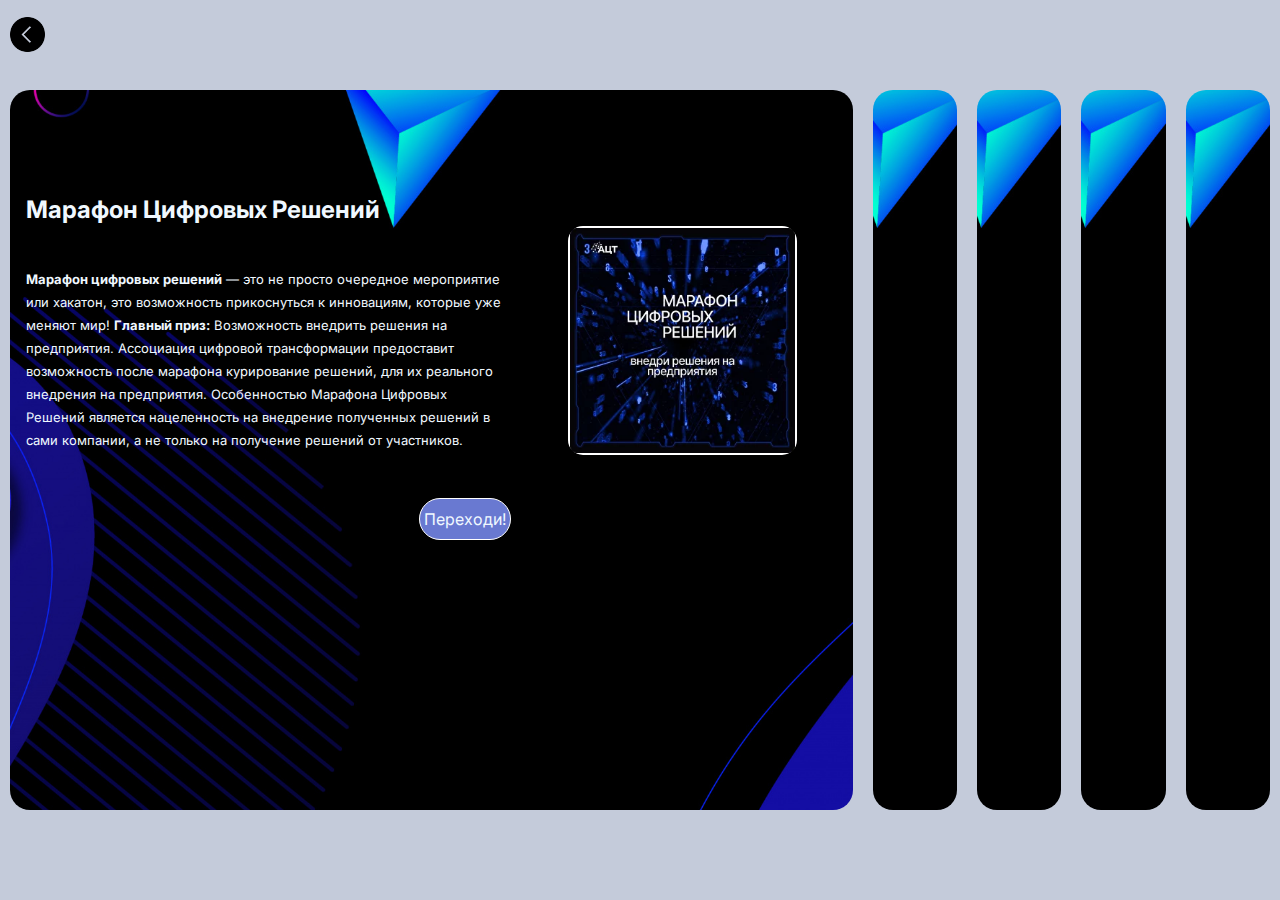
<file: index2.html>
<!DOCTYPE html>
<html lang="en">
<head>
    <meta charset="UTF-8">
    <meta name="viewport" content="width=device-width, initial-scale=1.0">
    <title>Конкурсы</title>
    <link rel="stylesheet" href="style/style2.css">
</head>
<body style="background-color: rgb(196, 203, 218);">
        <a href="index.html"><div><img src="img/254427.png" alt="" class="arrow"></div></a>
    <div class="main">
        <div class="slide arc" style="background-image: url(img/фон1.jpg);">
            <div class="tx">
                <div class="content">
                    <h2>Марафон Цифровых Решений</h2>
                    <p><b>Марафон цифровых решений</b> — это не просто очередное мероприятие или хакатон, это возможность прикоснуться к инновациям, которые уже меняют мир!
                    <b>Главный приз:</b>
                    Возможность внедрить решения на предприятия. Ассоциация цифровой трансформации предоставит возможность после марафона курирование решений, для их реального внедрения на предприятия.
    
                    Особенностью Марафона Цифровых Решений является нацеленность на внедрение полученных решений в сами компании, а не только на получение решений от участников.
                    </p>
                </div>
                <a href="https://www.xn--80aa3anexr8c.xn--p1acf/tpost/3356m0e9s1-marafon-tsifrovih-reshenii"><div class="button">Переходи!</div> </a>  
                <div class="picture">
                    <img src="img/картинка1.png" alt="" class="imgblock1"> 
                </div>
            </div>
        </div>
        <div class="slide" style="background-image: url(img/фон1.jpg);">
            <div class="tx">
                <div class="content">
                    <h2>Data Fusion 2025</h2>
                    <p>Присоединяйтесь к пятой международной конференции по анализу данных и искусственному интеллекту —<b>Data Fusion 2025!</b> 
                    <b>О мероприятии:</b>
                    16-17 апреля в Москве состоится 5-я международная конференция по анализу данных и искусственному интеллекту — Data Fusion 2025. На площадке конференции ежегодно собираются ключевые эксперты в сфере, чтобы обсудить главные тренды и перспективы технологий AI.
                    <b>Тема:</b>
                    Масштабное событие в сфере AI и Big Data – Data Fusion 2025
                    </p> 
                <a href="https://www.xn--80aa3anexr8c.xn--p1acf/tpost/bh86p15ac1-data-fusion-2025>"> <div class="button">Переходи!</div> </a> 
                </div>
                <div class="picture">
                    <img src="img/картинка2.png" alt="" class="imgblock1">
                </div>
            </div>
        </div>
        <div class="slide" style="background-image: url(img/фон1.jpg);">
            <div class="tx">
                <div class="content">
                    <h2>Международная ИТ-олимпиада</h2>
                <p>Нижегородская область и Республика Куба открывают регистрацию на международную <b>ИТ-олимпиаду</b> по кибербезопасности для школьников
                Олимпиада включает в себя сферы информационных технологий, кибербезопасности и искусственного интеллекта в формате Capture The Flag (CTF)
                <b>CTF</b> — это соревнования на основе практических задач и путь к успеху в мире информационной безопасности!
                <b>Твоя задача</b> - взломать защиту соперника и заработать определенное количество «флагов»
                Вступай в гонку с лучшими, прокачивай свои IT навыки, изучай криптографию и становись мастером кибербезопасности!
                </p>   
                <a href=https://www.xn--80aa3anexr8c.xn--p1acf/tpost/ad1g892lu1-mezhdunarodnaya-it-olimpiada> <div class="button">Переходи!</div> </a> 
                </div>
                <div class="picture">
                    <img src="img/картинка3.png" alt="" class="imgblock1">  
                </div>
            </div>
        </div>
        <div class="slide" style="background-image: url(img/фон1.jpg);">
            <div class="tx">
                <div class="content">
                    <h2>Квантовый код</h2>
                <p>Приглашаем педагогов принять участие во Всероссийском конкурсе по разработке 3D/VR-уроков по химии <b>«Квантовый код»</b>.
                    Участникам предстоит создать виртуальный урок по химии на основе готовых объектов и сцен нового пакета <b>«Химия»</b> из маркетплейса Varwin. 
                    Вы сможете пользоваться готовыми примерами уже разработанных уроков и консультационной поддержкой экспертов Varwin. Лучшие проекты станут неотъемлемой частью продукта с указанием имени автора.
                    Докажите свой талант и станьте создателем чего-то по-настоящему нового и удивительного!</p>  
                    
                <a href=https://www.xn--80aa3anexr8c.xn--p1acf/tpost/uz6ac19pv1-kvantovii-kod> <div class="button">Переходи!</div> </a> 
                </div>
                <div class="picture">
                    <img src="img/картинка4.png" alt="" class="imgblock1"> 
                </div>
            </div>
        </div>
        <div class="slide" style="background-image: url(img/фон1.jpg);">
            <div class="tx">
                <div class="content">
                    <h2>БЕЗУМhack</h2>
                <p><b>БЕЗУМhack</b> – это первый хакатон, где выигрывает не лучший проект, а самый нестандартный и хаотичный! Участникам предстоит создать проекты, которые будут максимально нелогичными и странными, но при этом работоспособными и соответствующими поставленными самими участниками бизнес-целям
                Готовы бросить вызов идеальному коду? Присоединяйтесь!
                <b>Задача:</b>
                Не просто реализовать плохой код. Вы должны сначала придумать абсурдную, нелепую, но формально "логичную" бизнес-цель, а затем разработать под неё максимально неэффективное, нелепое, уязвимое и ужасно реализованное решение.
                </p>  
                <a href=https://www.xn--80aa3anexr8c.xn--p1acf/tpost/xjobdp6j21-bezumhack> <div class="button">Переходи!</div> </a>
                </div>
                <div class="picture">
                    <img src="img/картинка5.png" alt="" class="imgblock1">  
                </div>
            </div>
        </div>
    </div>
</body>
<script src="indexx.js"></script>
</html>
</file>
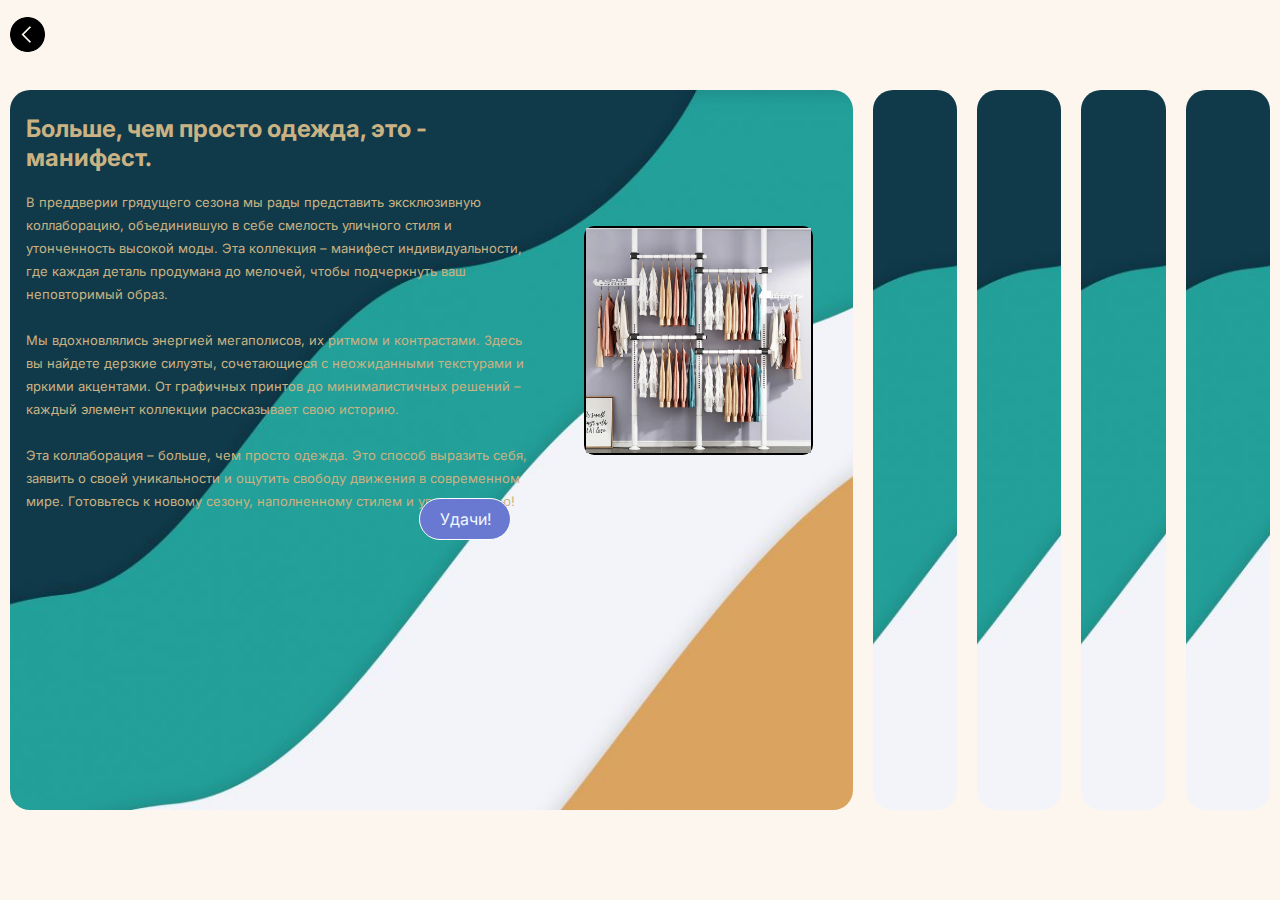
<file: index3.html>
<!DOCTYPE html>
<html lang="en">
<head>
    <meta charset="UTF-8">
    <meta name="viewport" content="width=device-width, initial-scale=1.0">
    <title>Коллаборации</title>
    <link rel="stylesheet" href="style/style2.css">
</head>
<body style="background-color: rgb(252, 246, 238);">
    <a href="index.html"><div><img src="img/254427.png" alt="" class="arrow"></div></a>
    <div class="main">
        <div class="slide arc" style="background-image:url(img/фон2.jpg); color: rgb(202, 178, 130);">
            <div class="tx">
                <div class="d1">
                    <h2>Больше, чем просто одежда, это - манифест.</h2>
                    <p>
                        В преддверии грядущего сезона мы рады представить эксклюзивную коллаборацию, объединившую в себе смелость уличного стиля и утонченность высокой моды. Эта коллекция – манифест индивидуальности, где каждая деталь продумана до мелочей, чтобы подчеркнуть ваш неповторимый образ. <br><br>
                        Мы вдохновлялись энергией мегаполисов, их ритмом и контрастами. Здесь вы найдете дерзкие силуэты, сочетающиеся с неожиданными текстурами и яркими акцентами. От графичных принтов до минималистичных решений – каждый элемент коллекции рассказывает свою историю. <br><br>
                        Эта коллаборация – больше, чем просто одежда. Это способ выразить себя, заявить о своей уникальности и ощутить свободу движения в современном мире. Готовьтесь к новому сезону, наполненному стилем и уверенностью!
                    </p>
                    <br><br><br>
                    <div class="button">Удачи!</div>
                </div>
                <div class="picture">
                    <img src="img/картинка6.webp" alt="" class="imgblock2">
                </div>
            </div>
        </div>
        <div class="slide" style="background-image:url(img/фон2.jpg); color: rgb(202, 178, 130);">
            <div class="tx">
                <div class="d1">
                    <h2>Комфорт и стиль объединяются</h2>
                    <p>
                        Встречайте эксклюзивную коллекцию, рожденную из смелого союза уличной моды и высокого искусства. Мы объединили усилия с известным художником, чтобы создать нечто совершенно новое – обувь, которая говорит сама за себя. Каждая пара – это холст, на котором разворачивается уникальная история, выраженная через яркие краски и смелые формы. <br><br>           
                        Мы ушли от привычных канонов, экспериментируя с материалами и текстурами. Ручная работа и внимание к деталям делают каждую пару особенной, превращая ее в настоящий объект желания. Эта коллаборация – манифест индивидуальности, приглашение выразить себя через обувь, которая становится продолжением вашей личности. <br><br>
                        Новая коллекция уже доступна. Не упустите возможность стать обладателем произведения искусства, которое вы сможете носить каждый день.
                    </p>
                    <br><br><br>
                    <div class="button">Удачи!</div> 
                </div>
                <div class="picture">
                    <img src="img/картинка7.jpg" alt="" class="imgblock2">
                </div> 
            </div>
        </div>
        <div class="slide" style="background-image:url(img/фон2.jpg); color: rgb(202, 178, 130);">
            <div class="tx">
                <div class="d1">
                    <h2>Разум в тандеме: Как искусственный интеллект расширяет возможности человека. </h2>
                    <p>
                        В эпоху цифровой трансформации, когда грани между человеком и машиной становятся все более размытыми, коллаборация с компьютерами выходит на качественно новый уровень. Речь идет не просто об использовании компьютера как инструмента, а о создании симбиотической связи, где интеллект человека и вычислительная мощь машины дополняют друг друга. <br><br>
                        Компьютеры, обладая способностью обрабатывать огромные объемы данных и выполнять сложные алгоритмы, способны выявлять закономерности и тенденции, незаметные для человеческого глаза. Человек же, в свою очередь, наделен креативностью, интуицией и способностью к абстрактному мышлению, что позволяет интерпретировать полученные данные и принимать стратегические решения.
                    </p>
                    <br><br><br>
                    <div class="button">Удачи!</div>
                </div>
                <div class="picture">
                    <img src="img/картинка8.jpg" alt="" class="imgblock2">
                </div>
            </div>
        </div>
        <div class="slide" style="background-image:url(img/фон2.jpg); color: rgb(202, 178, 130);">
            <div class="tx">
                <div class="d1">
                    <h2>Искусство в диалоге</h2>
                    <p>
                        Вдохновленные синергией творчества и инноваций, мы рады представить нашу новую коллаборацию с талантливыми художниками. Этот проект – не просто союз двух сфер, это взрыв красок и идей, где холстом становится сам продукт. <br><br>
                        Каждый художник привнес в коллекцию свою уникальную перспективу, отраженную в эксклюзивных дизайнах. От абстрактных мотивов, завораживающих взгляд, до реалистичных пейзажей, переносящих в другие миры, – каждый элемент пропитан индивидуальным стилем. <br><br>
                        Мы верим, что искусство должно быть доступно каждому, поэтому наша коллаборация – это возможность прикоснуться к прекрасному, ощутить энергию творчества и вдохновиться на собственные свершения. Откройте для себя мир, где границы между искусством и реальностью стираются, и где каждый предмет становится холстом для самовыражения.
                    </p>
                    <br><br><br>
                    <div class="button">Удачи!</div>
                </div>
                <div class="picture">
                    <img src="img/картинка9.jpg" alt="" class="imgblock2">
                </div>
            </div>
        </div>
        <div class="slide" style="background-image:url(img/фон2.jpg); color: rgb(202, 178, 130)">
            <div class="tx">
                <div class="d1">
                    <h2>Симфония Звука</h2>
                    <p>
                        Музыкальное слияние двух миров – это не просто совместное выступление, а создание нового звукового ландшафта, где стили и голоса переплетаются, образуя нечто совершенно уникальное. Представьте себе, как взрывная энергия рока сталкивается с утонченностью классической гитары, или как электронные биты обнимают душевные мелодии народных инструментов. <br><br>
                        Эта коллаборация – шанс для артистов выйти за рамки привычного, исследовать неизведанные территории творчества и подарить слушателям незабываемые впечатления. Это возможность рассказать историю, где каждый звук – это слово, каждая нота – это эмоция, а общее звучание – это глубокое и искреннее послание. <br><br>
                        Каждый участник привносит в проект свой уникальный стиль и видение, рождается нечто большее, чем просто сумма отдельных элементов – симфония сотворчества, способная покорить сердца слушателей по всему миру.
                    </p>
                    <br><br><br>
                    <div class="button">Удачи!</div>
                </div>
                <div class="picture">
                    <img src="img/картинка10.png" alt="" class="imgblock2">
                </div>
            </div>
        </div>
    </div>
</body>
<script src="indexx.js"></script>
</html>
</file>
<file: style/style2.css>
@import url('https://fonts.googleapis.com/css2?family=Fira+Sans+Condensed:ital,wght@0,100;0,200;0,300;0,400;0,500;0,600;0,700;0,800;0,900;1,100;1,200;1,300;1,400;1,500;1,600;1,700;1,800;1,900&family=IBM+Plex+Mono:ital,wght@0,100;0,200;0,300;0,400;0,500;0,600;0,700;1,100;1,200;1,300;1,400;1,500;1,600;1,700&family=Roboto:ital,wght@0,100..900;1,100..900&display=swap');
@import url('https://fonts.googleapis.com/css2?family=Inter:ital,opsz,wght@0,14..32,100..900;1,14..32,100..900&display=swap');

body{
    width: 100%;
    overflow: hidden;
    height: 100vh;
    margin: 0;
    display: flex;
    align-items: center;
    justify-content: center;
    color: aliceblue;
    position: relative;
}
.main{
    width: 100%;
    display: flex;
}
.slide{
    height: 80vh;
    margin: 10px;
    border-radius: 20px;
    position: relative;
    background-size: cover;
    background-position: center;
    background-repeat: no-repeat;
    flex-grow: 1;
    transition: all 500ms;
    cursor:pointer;
}
.tx{
    overflow: hidden;
    position: absolute;
    opacity: 0;
    left: 16px;
    right: 40px;
    font-family:"Inter", sans-serif;
    height: 50%;
    display: flex;
    align-items: center;
    top: 100px;
    height: 600px;

}
.content{
    width: 700px;
    height: 500px;
    display: flex;
    flex-wrap: wrap;
    line-height: 10px;
}
.picture{
    display: flex;
    justify-content: center;
    align-items: center;
    overflow: hidden;
    margin-left: 50px;
    width: 500px;
    height: 500px;
}
.button{
    overflow: hidden;
    width: 125px;
    height: 40px;
    border-radius: 40px;
    background-color: #6979d1;
    display: flex;
    justify-content: center;
    align-items: center;
    color: aliceblue;
    box-shadow: 0 0 0 0 #5f6775;
    transition: color .4s ease-in-out, box-shadow .4s ease-in-out;
    border: 1px solid rgb(255, 255, 255);
    position: absolute;
    left: 50%;
    bottom: -30px;
}
.button:hover{
    color: aliceblue;
    box-shadow: inset 200px 0 0 0 rgb(20, 20, 20);
}
img{
    overflow: hidden;
    position: relative;
    width: 375px;
    height: 375px;
    border-radius: 15px;
}
.imgblock1{
    border: #ffffff 2px solid;
}
.imgblock2{
    border: black 2px solid;
    border-radius: 10px;
}
p{
    line-height: 35px;
    font-size: 17px;
}
.arc{
    flex-grow: 10;
    cursor: auto;
}
.arc .tx{
    opacity: 1;
    transition: opacity 0.5s ease-in-out 0.4s;
}
.arc img{
    overflow: visible;
}
.arc .picture{
    overflow: visible;
}
.arc .button{
    overflow: visible;
}
.arc .tx{
    overflow: visible;
}
a{
    text-decoration: none;
}
.arrow{
    position: absolute;
    width: 50px;
    height: 50px;
    left: 10px;
    top: 27px;
}
@media (min-width:800px) and (max-width:1600px){
    .arrow{
        width: 35px;
        height: 35px;
        top: 17px;
    }
    .tx{
        height: 300px;
    }
    p{
        line-height: 23px;
        font-size: 13px;
    }
    img{
        width: 225px;
        height: 225px;
    }
    .content{
        width: 550px;
        height: 300px;
        line-height: 0px;
    }
    .picture{
        margin-left: 50px;
        width: 300px;
        height: 300px;
    }
    .button{
        width: 90px;
        height: 40px;
        bottom: -50px;
    }
}
</file>
